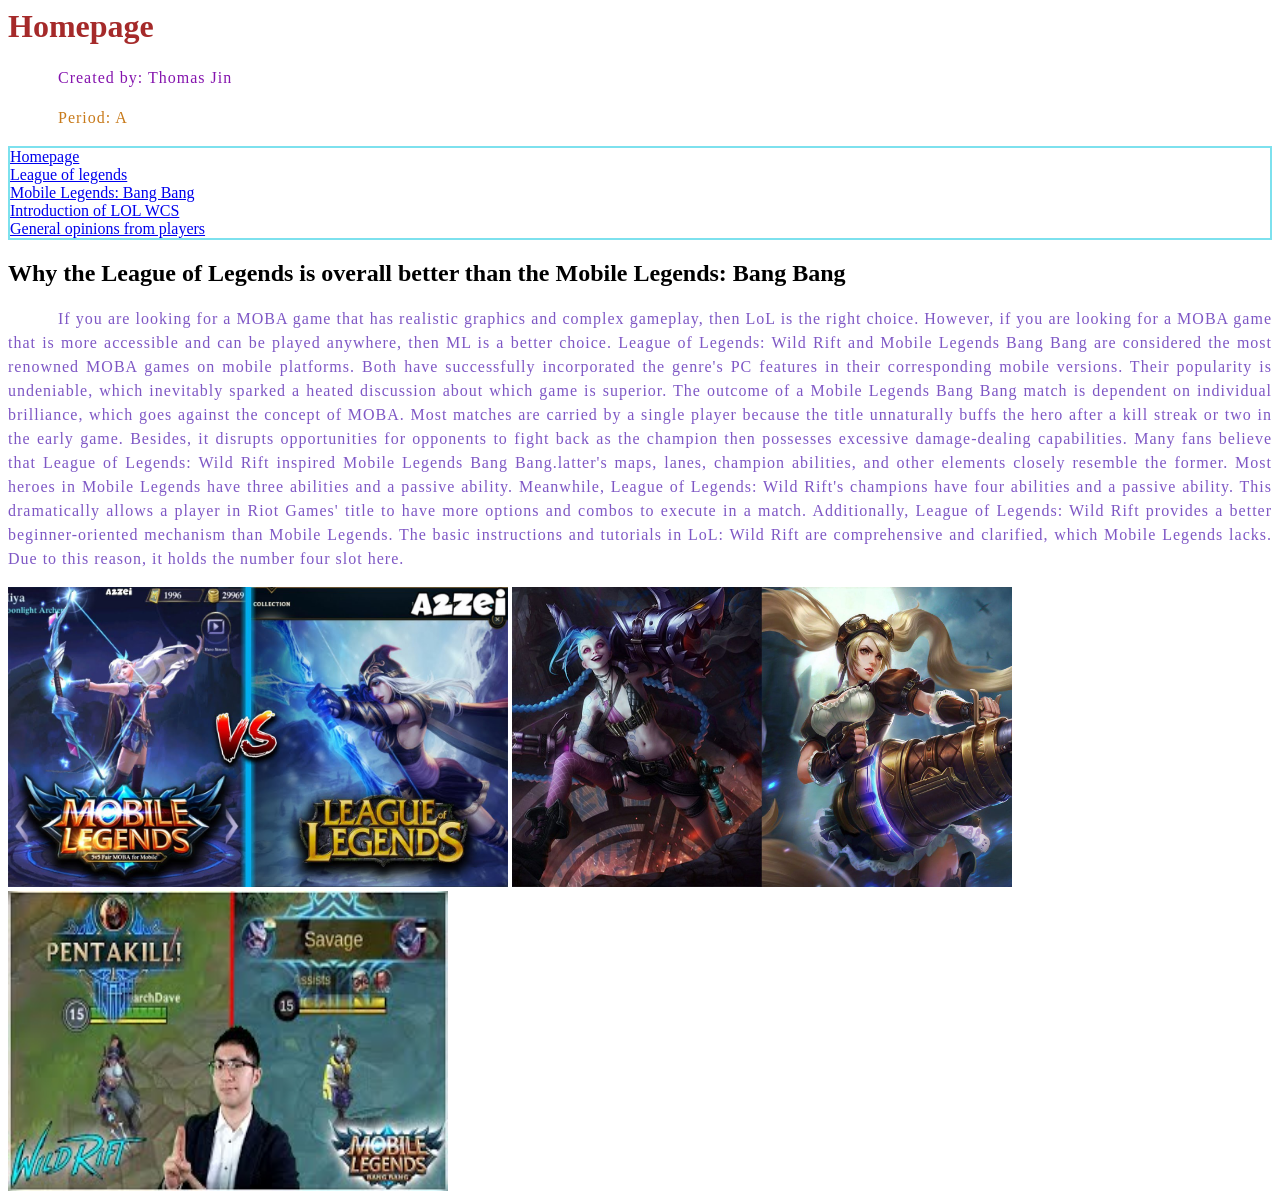
<file: index.html>
<html>
    <head>
        <title>League of Legends is better than Mobile Legends:Bang Bang</title>
        <link rel="stylesheet" href="Thomas.css">
    </head>

    <body>
        <h1>Homepage</h1>
        <p class="special">Created by: Thomas Jin</p>
        <p class="period">Period: A</p>

        <div class="menu">
            <a href="index.html">Homepage</a> </br>
            <a href="pg2.html">League of legends</a></br>
            <a href="pg3.html">Mobile Legends: Bang Bang</a></br>
            <a href="pg4.html">Introduction of LOL WCS</a></br>
            <a href="pg5.html">General opinions from players</a></br>
        </div>

        <h2>Why the League of Legends is overall better than the Mobile Legends: Bang Bang</h2>

        <p>If you are looking for a MOBA game that has realistic graphics and complex gameplay, then LoL is the right choice. However, if you are looking for a MOBA game that is more accessible and can be played anywhere, then ML is a better choice. League of Legends: Wild Rift and Mobile Legends Bang Bang are considered the most renowned MOBA games on mobile platforms. Both have successfully incorporated the genre's PC features in their corresponding mobile versions. Their popularity is undeniable, which inevitably sparked a heated discussion about which game is superior.
        The outcome of a Mobile Legends Bang Bang match is dependent on individual brilliance, which goes against the concept of MOBA. Most matches are carried by a single player because the title unnaturally buffs the hero after a kill streak or two in the early game. Besides, it disrupts opportunities for opponents to fight back as the champion then possesses excessive damage-dealing capabilities. Many fans believe that League of Legends: Wild Rift inspired Mobile Legends Bang Bang.latter's maps, lanes, champion abilities, and other elements closely resemble the former. Most heroes in Mobile Legends have three abilities and a passive ability. Meanwhile, League of Legends: Wild Rift's champions have four abilities and a passive ability. This dramatically allows a player in Riot Games' title to have more options and combos to execute in a match.
        Additionally, League of Legends: Wild Rift provides a better beginner-oriented mechanism than Mobile Legends. The basic instructions and tutorials in LoL: Wild Rift are comprehensive and clarified, which Mobile Legends lacks. Due to this reason, it holds the number four slot here.
        </p>
        <img src="ashe.jpg" width="500" height="300">
        <img src="Jinx.jpg" width="500" height="300">
        <img src="5v5.jpg" width="440" height="300">
    </body>
</html>
</file>
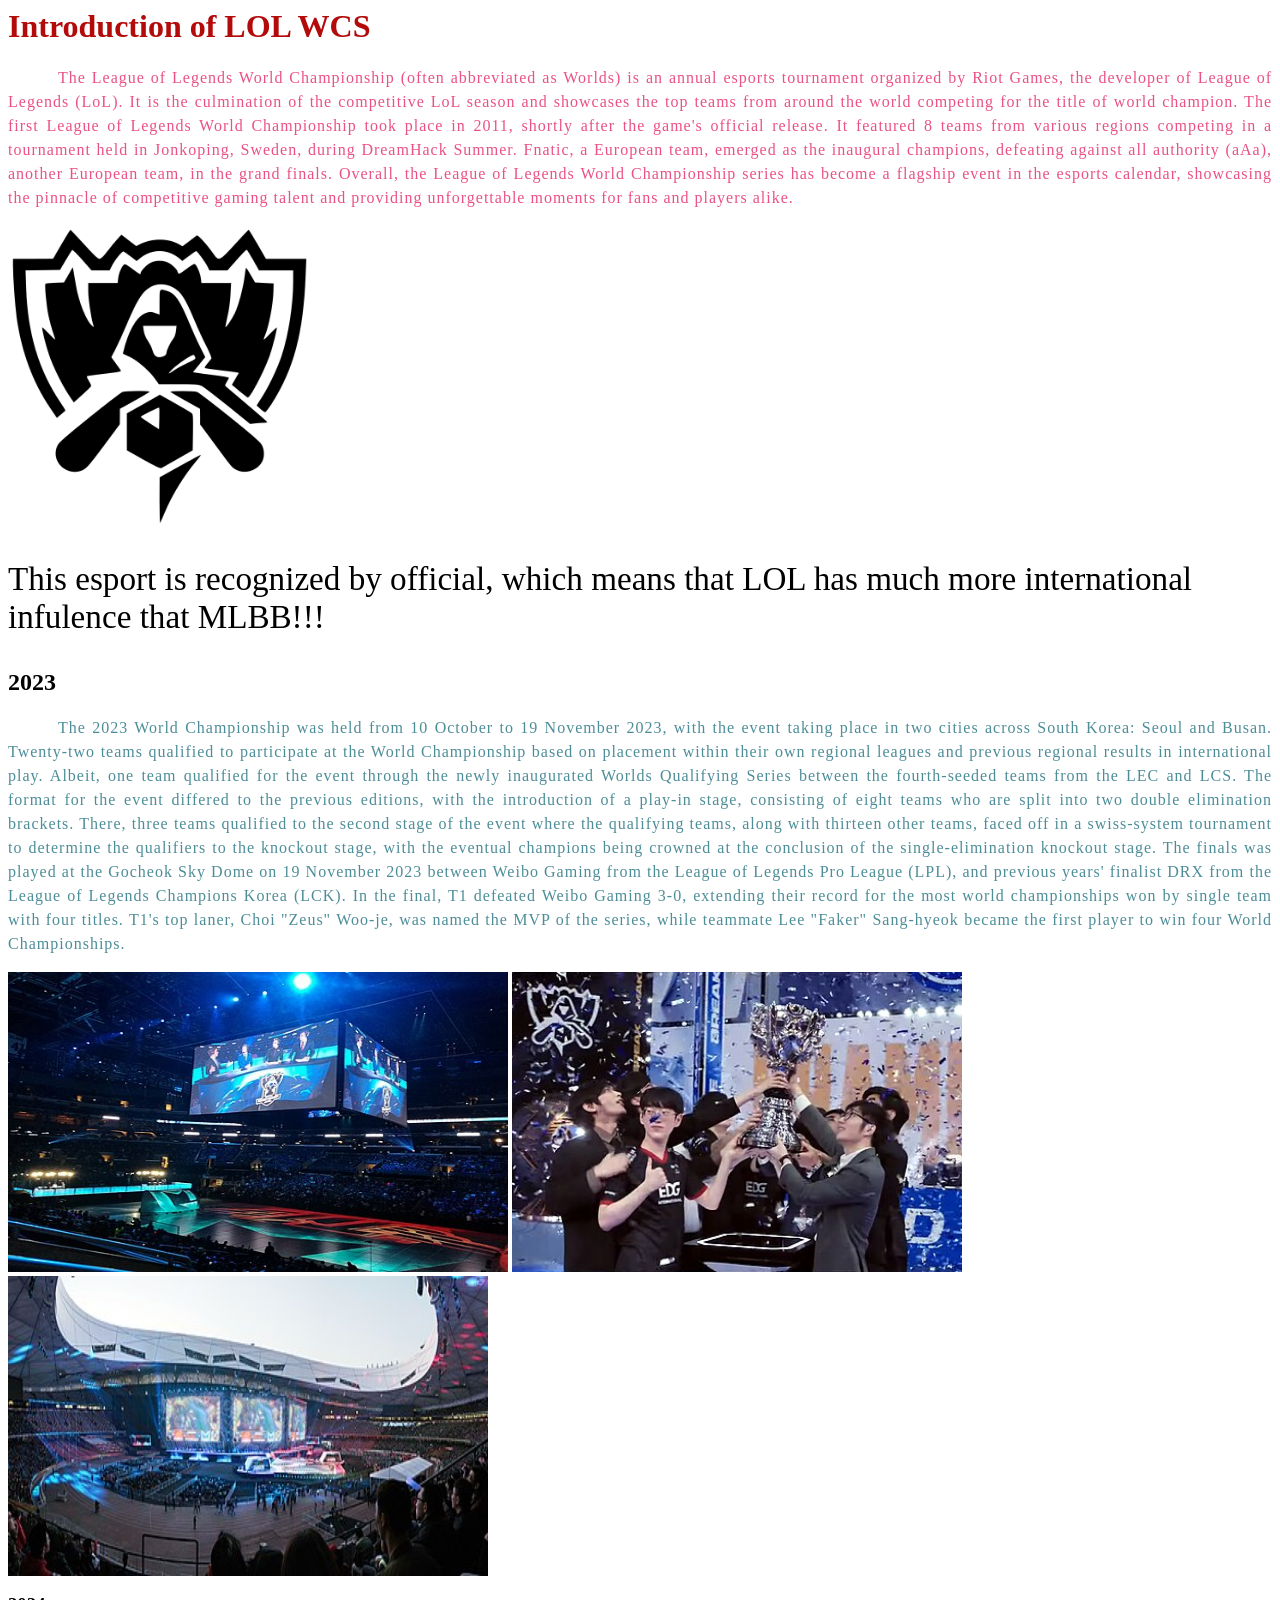
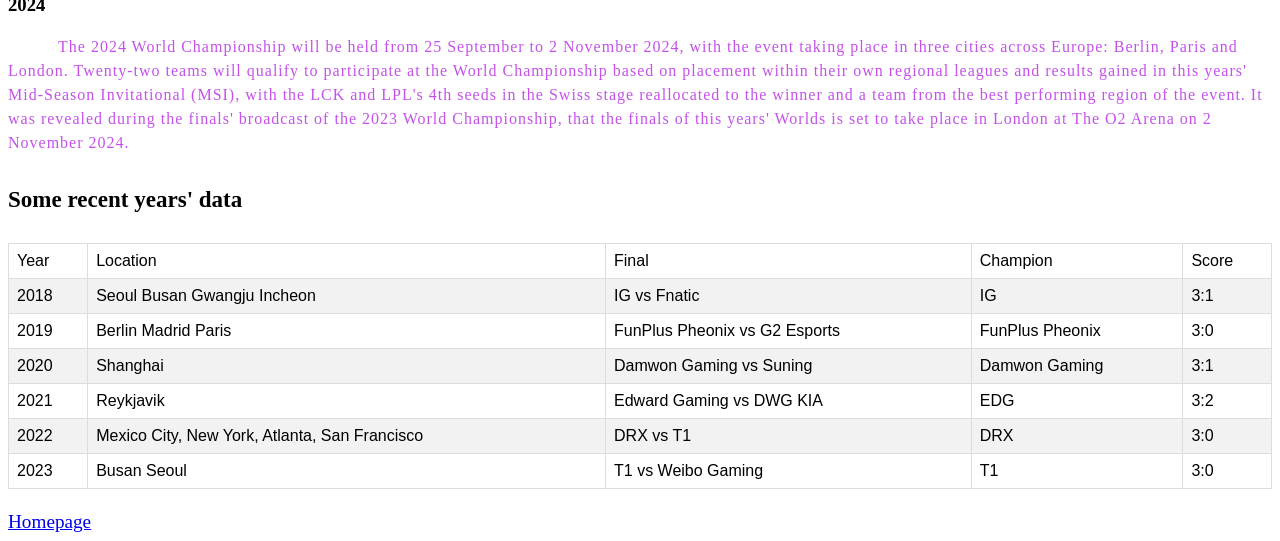
<file: pg4.html>
<html>
    <head>
        <title>Classic moments about LOL World Championship Series</title>
        <link rel="stylesheet" href="championship.css">
        <style>
            #datas {
              font-family: Arial, Helvetica, sans-serif;
              border-collapse: collapse;
              width: 100%;
            }
            
            #datas td, #datas th {
              border: 1px solid #ddd;
              padding: 8px;
            }
            
            #datas tr:nth-child(even){background-color: #f2f2f2;}
            
            #datas tr:hover {background-color: #ddd;}
            
            #datas th {
              padding-top: 12px;
              padding-bottom: 12px;
              text-align: left;
              background-color: #04AA6D;
              color: white;
            }
            </style>
    </head>
    <body>
        <h1>Introduction of LOL WCS</h1>
        <p class="championship">The League of Legends World Championship (often abbreviated as Worlds) is an annual esports tournament organized by Riot Games, the developer of League of Legends (LoL). It is the culmination of the competitive LoL season and showcases the top teams from around the world competing for the title of world champion.
            The first League of Legends World Championship took place in 2011, shortly after the game's official release. It featured 8 teams from various regions competing in a tournament held in Jonkoping, Sweden, during DreamHack Summer. Fnatic, a European team, emerged as the inaugural champions, defeating against all authority (aAa), another European team, in the grand finals.
            Overall, the League of Legends World Championship series has become a flagship event in the esports calendar, showcasing the pinnacle of competitive gaming talent and providing unforgettable moments for fans and players alike.
        </p>
        <img src="WCR.jpg" width="300" height="300">
        <big><big><big><big><p>This esport is recognized by official, which means that LOL has much more international infulence that MLBB!!!</p></big></big></big></big>
        <h2>2023</h2>
        <p class="Faker">The 2023 World Championship was held from 10 October to 19 November 2023, with the event taking place in two cities across South Korea: Seoul and Busan. Twenty-two teams qualified to participate at the World Championship based on placement within their own regional leagues and previous regional results in international play. Albeit, one team qualified for the event through the newly inaugurated Worlds Qualifying Series between the fourth-seeded teams from the LEC and LCS.
            The format for the event differed to the previous editions, with the introduction of a play-in stage, consisting of eight teams who are split into two double elimination brackets. There, three teams qualified to the second stage of the event where the qualifying teams, along with thirteen other teams, faced off in a swiss-system tournament to determine the qualifiers to the knockout stage, with the eventual champions being crowned at the conclusion of the single-elimination knockout stage.
            The finals was played at the Gocheok Sky Dome on 19 November 2023 between Weibo Gaming from the League of Legends Pro League (LPL), and previous years' finalist DRX from the League of Legends Champions Korea (LCK). In the final, T1 defeated Weibo Gaming 3-0, extending their record for the most world championships won by single team with four titles. T1's top laner, Choi "Zeus" Woo-je, was named the MVP of the series, while teammate Lee "Faker" Sang-hyeok became the first player to win four World Championships.</p>
        <img src="LOL2016.jpg" width="500" height="300">
        <img src="EDG.jpg" width="450" height="300">
        <img src="LOL2017.jpg" width="480" height="300">
        <h3>2024</h3>
        <p class="Zeus">The 2024 World Championship will be held from 25 September to 2 November 2024, with the event taking place in three cities across Europe: Berlin, Paris and London. Twenty-two teams will qualify to participate at the World Championship based on placement within their own regional leagues and results gained in this years' Mid-Season Invitational (MSI), with the LCK and LPL's 4th seeds in the Swiss stage reallocated to the winner and a team from the best performing region of the event.
            It was revealed during the finals' broadcast of the 2023 World Championship, that the finals of this years' Worlds is set to take place in London at The O2 Arena on 2 November 2024.</p>
        <big><big><h4>Some recent years' data</h4></big></big>
        <table id="datas">
            <tr>
                <td>Year</td>
                <td>Location</td>
                <td>Final</td>
                <td>Champion</td>
                <td>Score</td>
            </tr>
            <tr>
                <td>2018</td>
                <td>Seoul Busan Gwangju Incheon</td>
                <td>IG vs Fnatic</td>
                <td>IG</td>
                <td>3:1</td>
            </tr>
            <tr>
                <td>2019</td>
                <td>Berlin Madrid Paris</td>
                <td>FunPlus Pheonix vs G2 Esports</td>
                <td>FunPlus Pheonix</td>
                <td>3:0</td>
            </tr>
            <tr>
                <td>2020</td>
                <td>Shanghai</td>
                <td>Damwon Gaming vs Suning</td>
                <td>Damwon Gaming</td>
                <td>3:1</td>
            </tr>
            <tr>
                <td>2021</td>
                <td>Reykjavik</td>
                <td>Edward Gaming vs DWG KIA</td>
                <td>EDG</td>
                <td>3:2</td>
            </tr>
            <tr>
                <td>2022</td>
                <td>Mexico City, New York, Atlanta, San Francisco</td>
                <td>DRX vs T1</td>
                <td>DRX</td>
                <td>3:0</td>
            </tr>
            <tr>
            <td>2023</td>
            <td>Busan Seoul</td>
            <td>T1 vs Weibo Gaming</td>
            <td>T1</td>
            <td>3:0</td>
            </tr>
        </table>
        <big><br><a href="index.html">Homepage</a></br></big>
    </body>
</html>
</file>
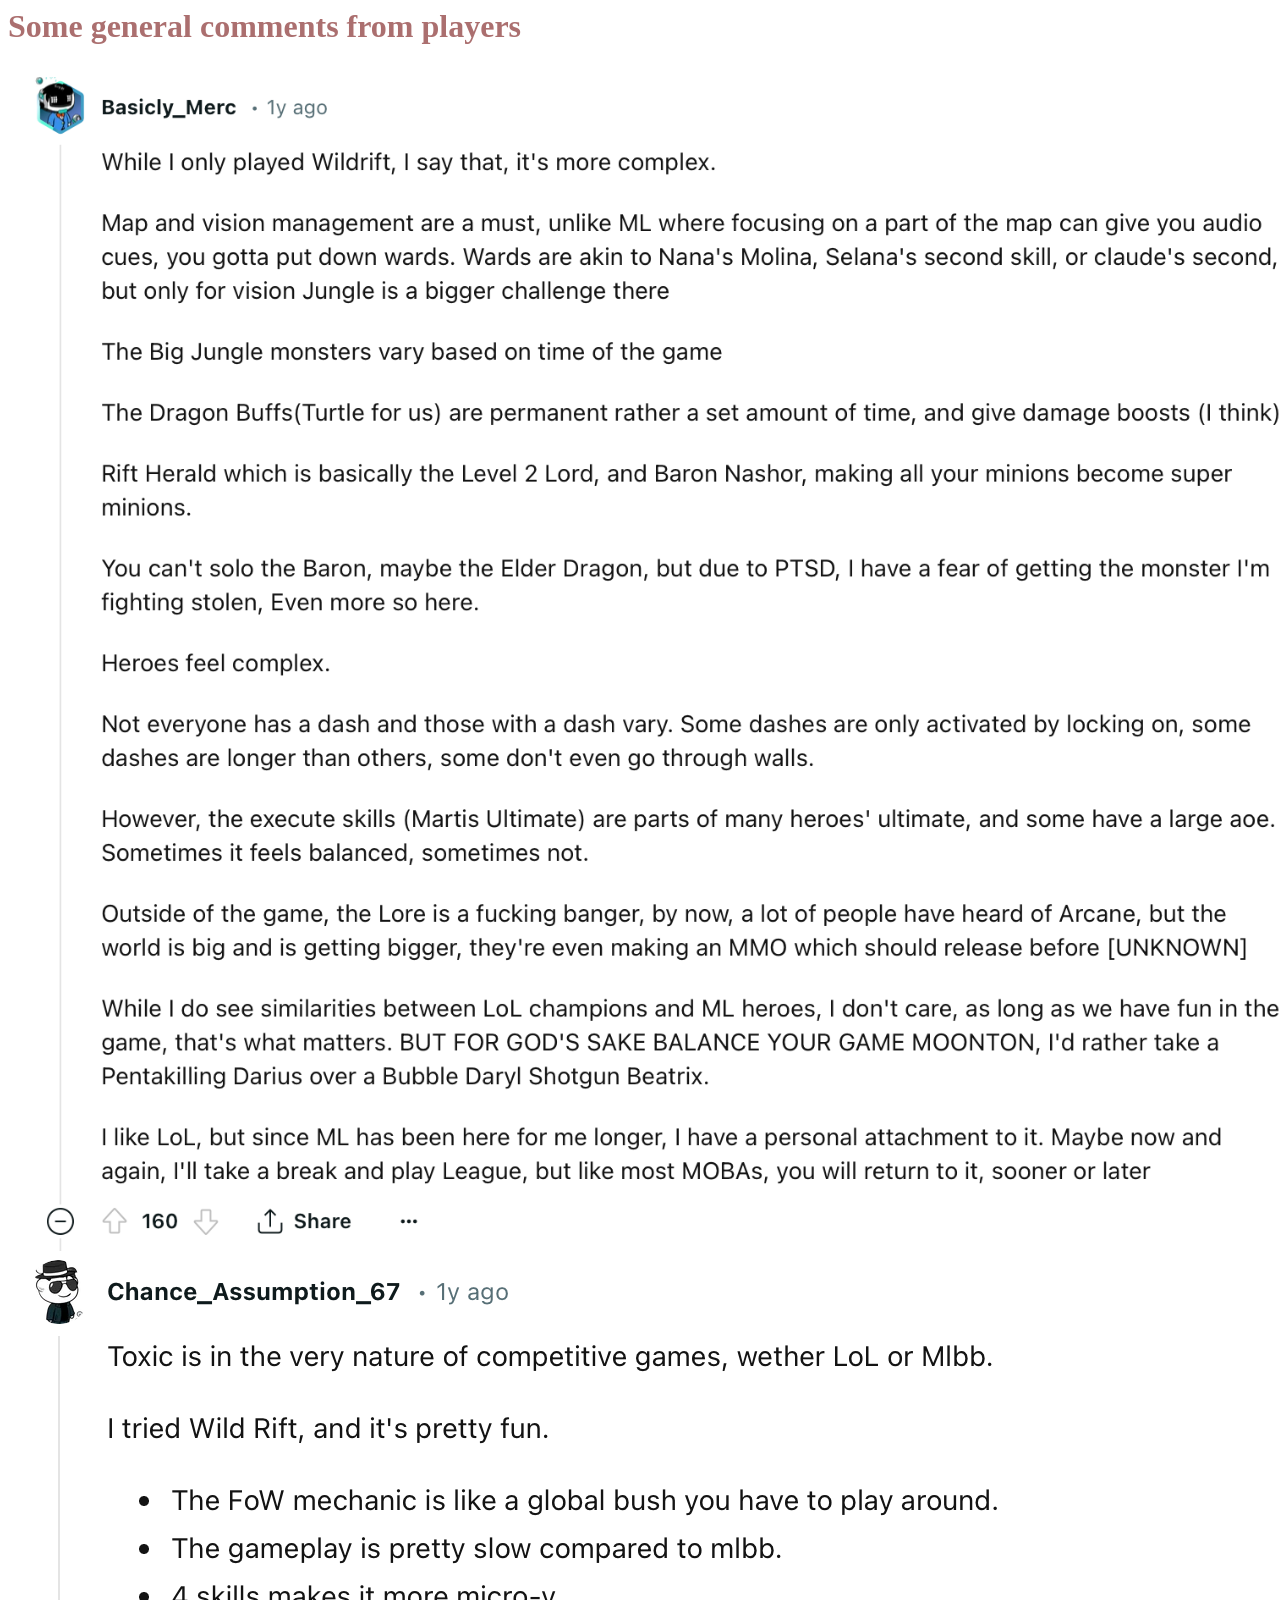
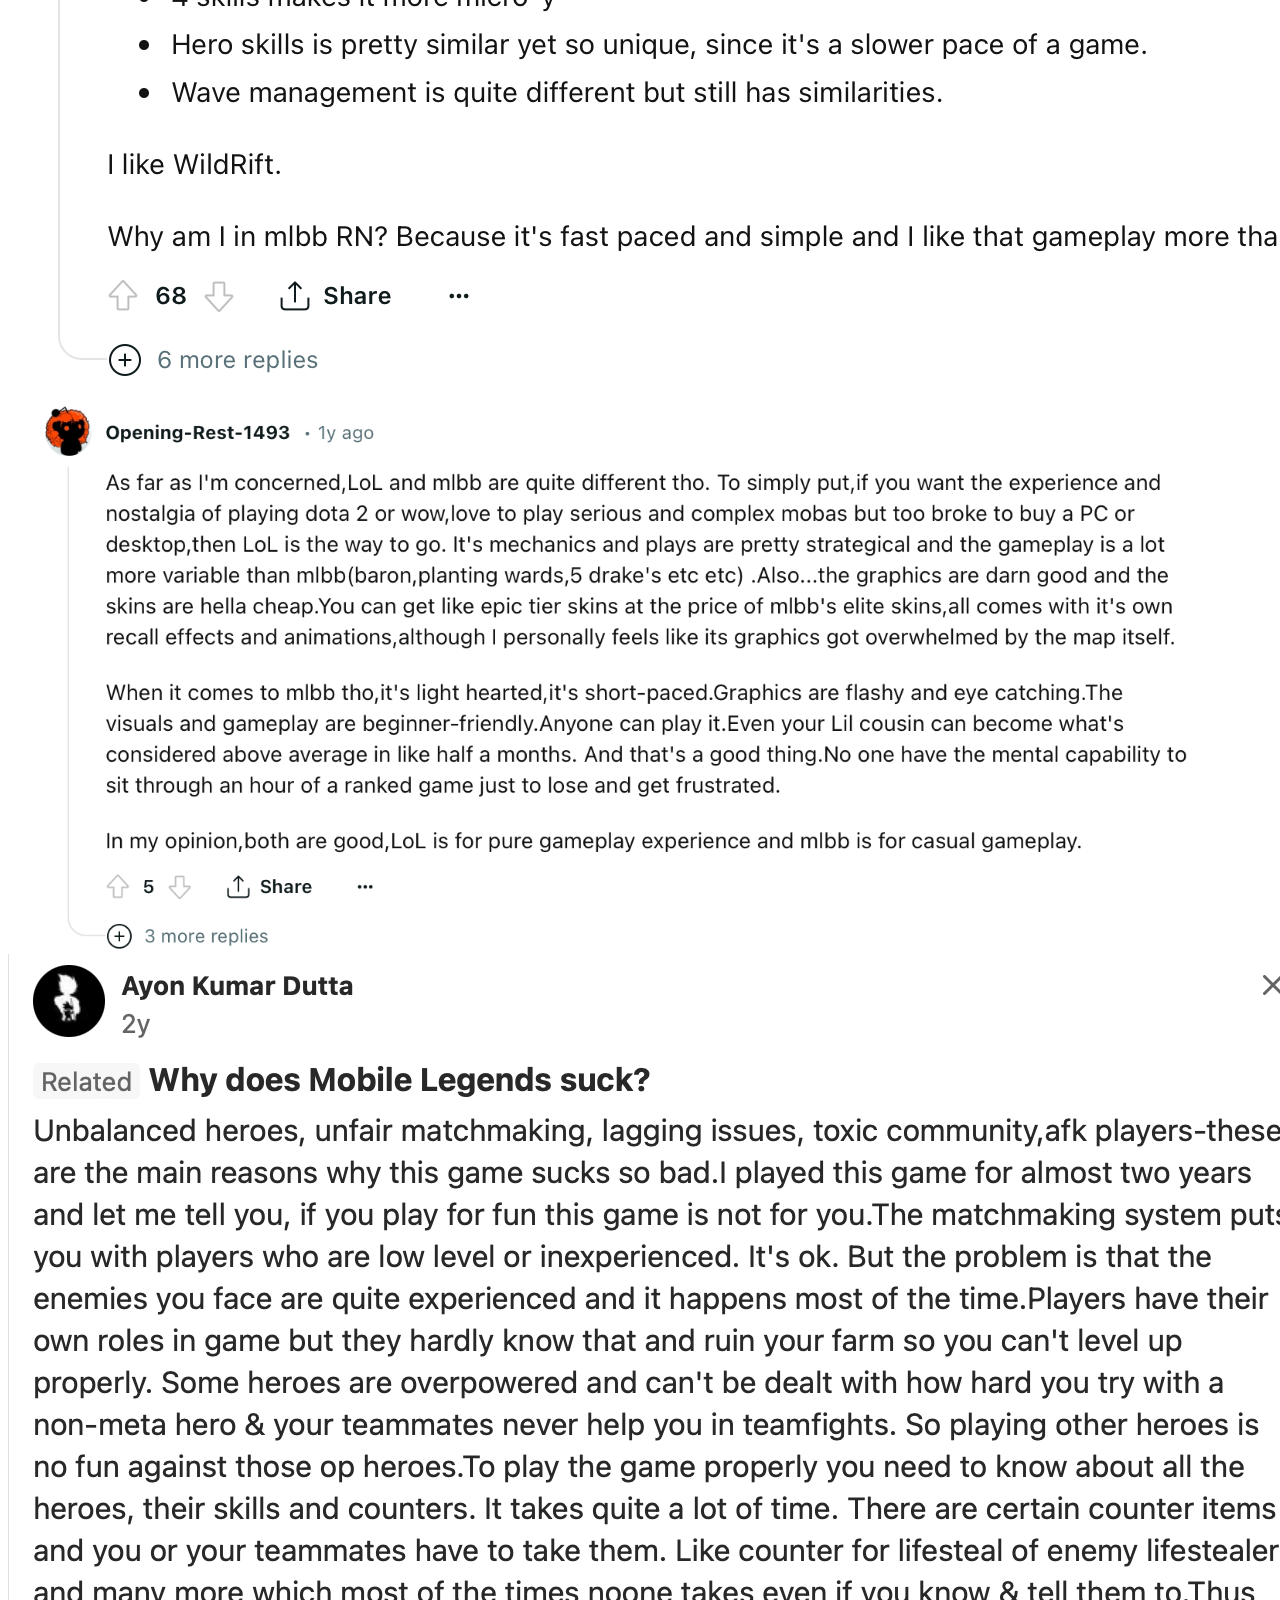
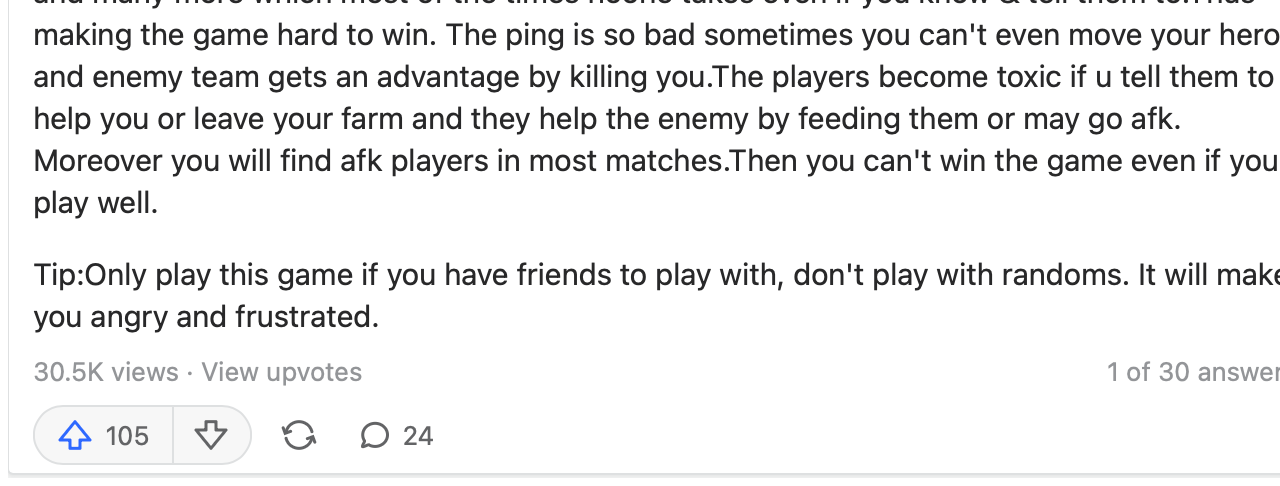
<file: pg5.html>
<html>
    <head>
        <title>General opinions from players</title>
        <link rel="stylesheet" href="opinion.css">
    </head>
    <body>
        <h1>Some general comments from players</h1>
        <img src="Comment 1.jpg" width="1300" length="700">
        <img src="Comment 2.jpg">
        <img src="Comment 3.jpg" width="1200" length="800">
        <img src="Comment 4.jpg">
    </body>

</html>
</file>
<file: Thomas.css>
h1{color:brown}
.menu{border: 2px solid rgb(125,225,238)
}
p{
    color:rgba(74, 20, 174, 0.713);
    text-indent: 50px;
    text-align: justify;
    letter-spacing: 1px;
    line-height: 1.5;
}


.special{
    color:rgb(133, 20, 174);
    text-align: left;
}


.period{
    color:rgb(200, 122, 26)
}
</file>
<file: championship.css>
h1{color:rgb(179, 10, 10)}

.Championship{color:rgba(225, 11, 86, 0.713);
    text-indent: 50px;
    text-align: justify;
    letter-spacing: 1px;
    line-height: 1.5;}



.Faker{color:rgba(6, 95, 111, 0.713);
    text-indent: 50px;
    text-align: justify;
    letter-spacing: 1px;
    line-height: 1.5;}

.Zeus{color:rgba(175, 11, 225, 0.713);
    text-indent: 50px;
    text-align: left;
    letter-spacing: 1px;
    line-height: 1.5;}
</file>
<file: opinion.css>
h1{color:rgba(114, 14, 14, 0.596);}
</file>
